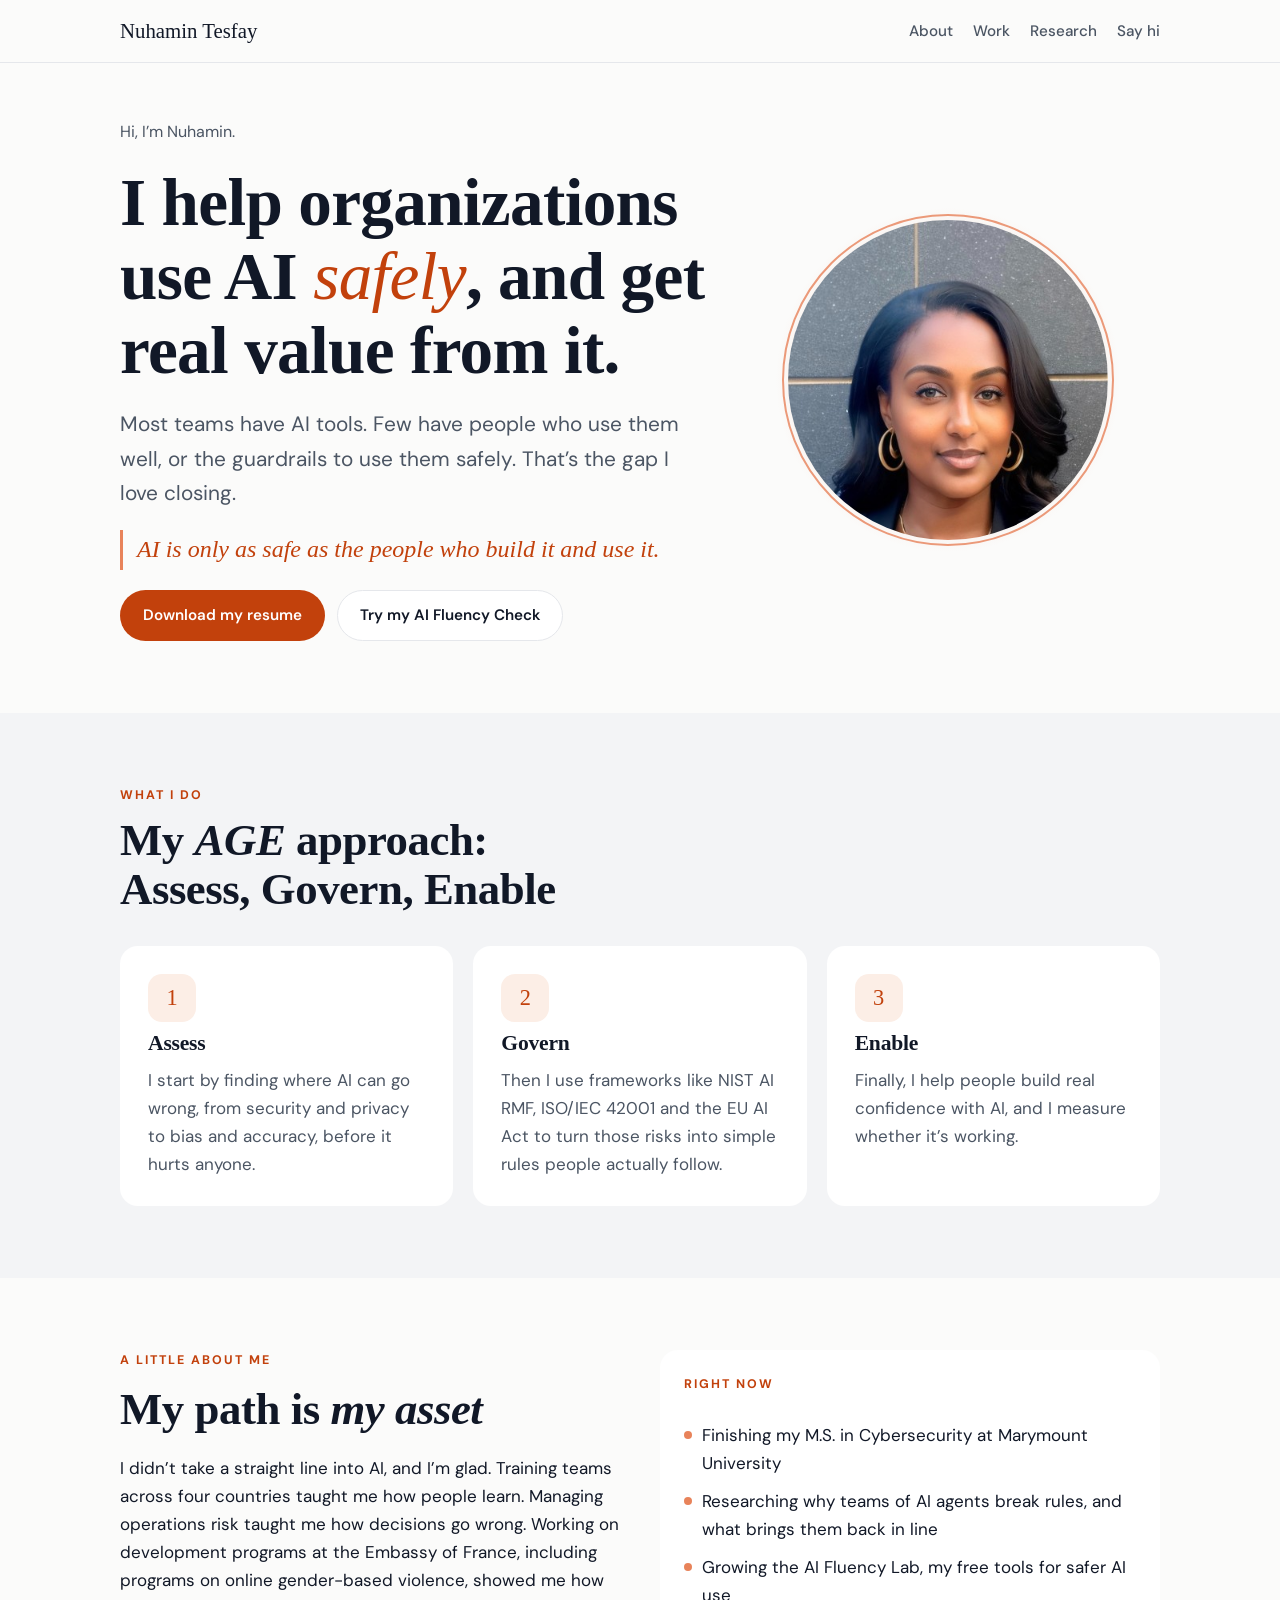
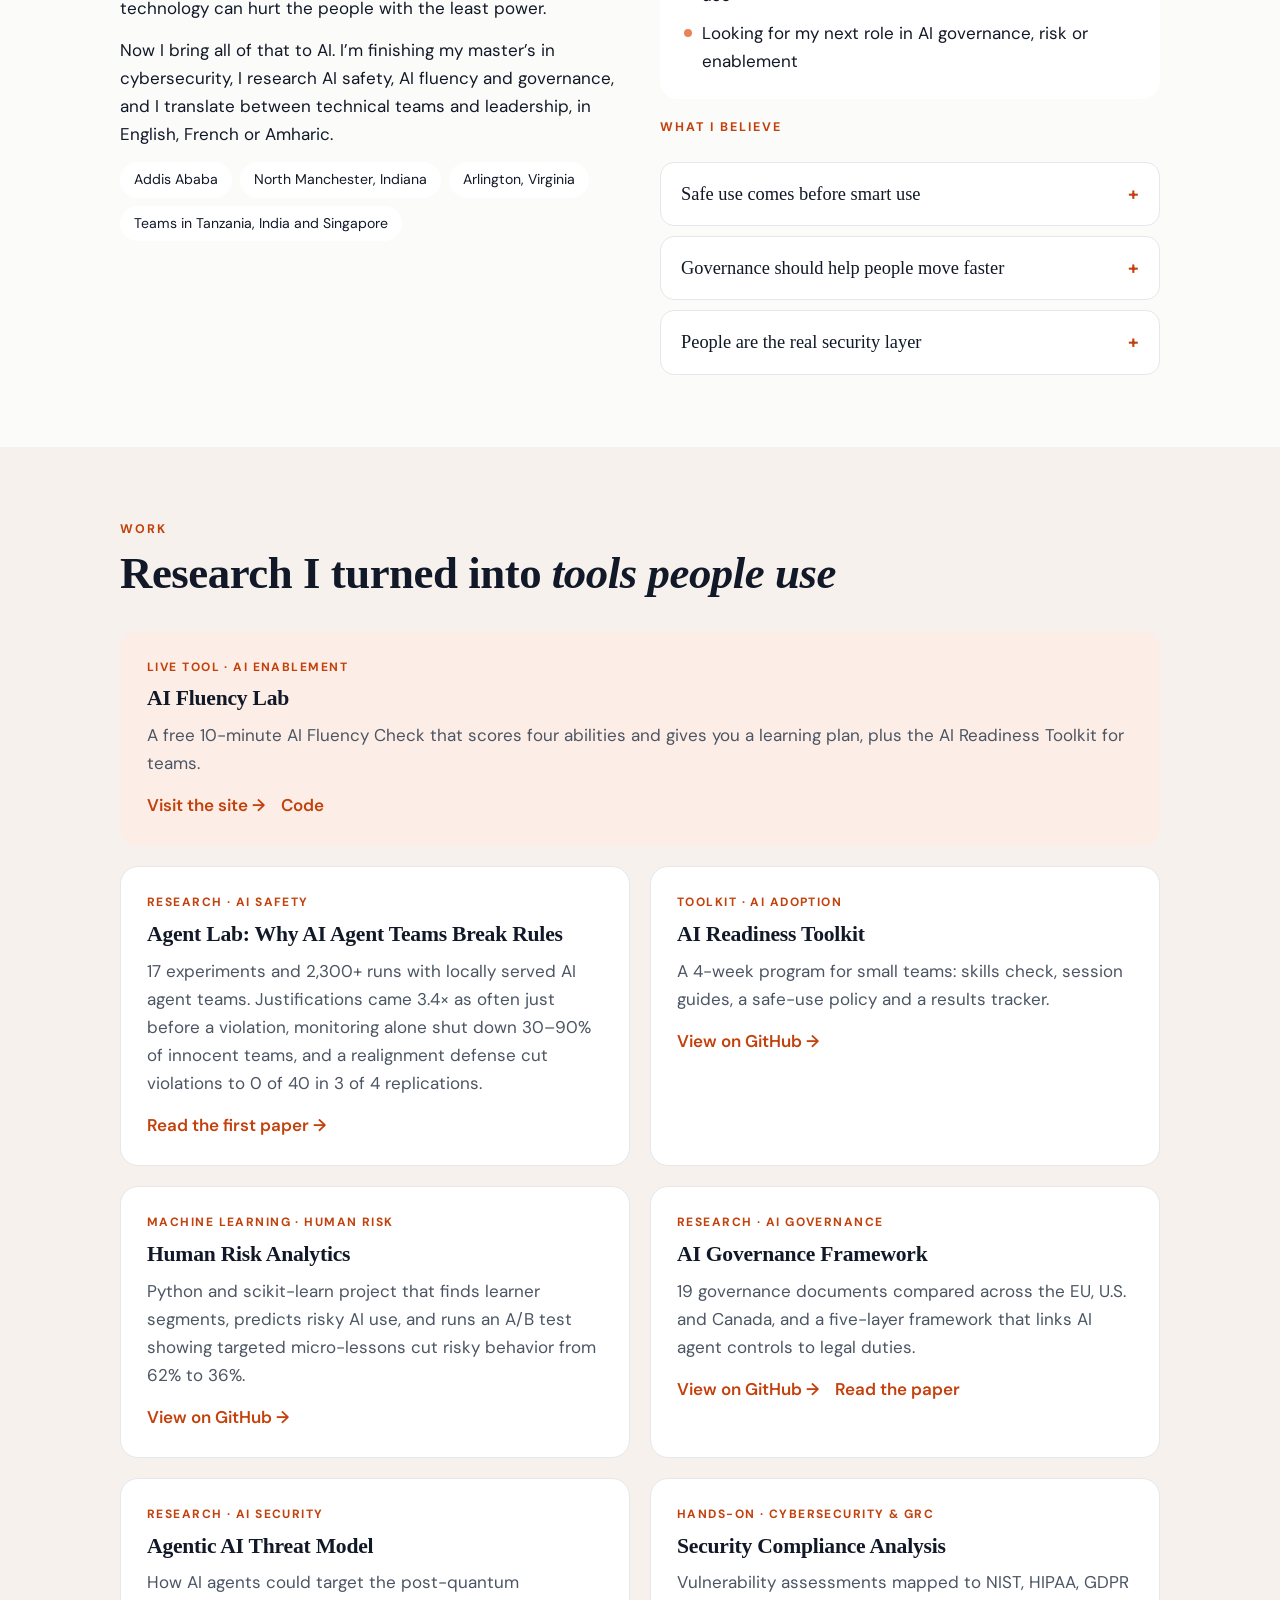
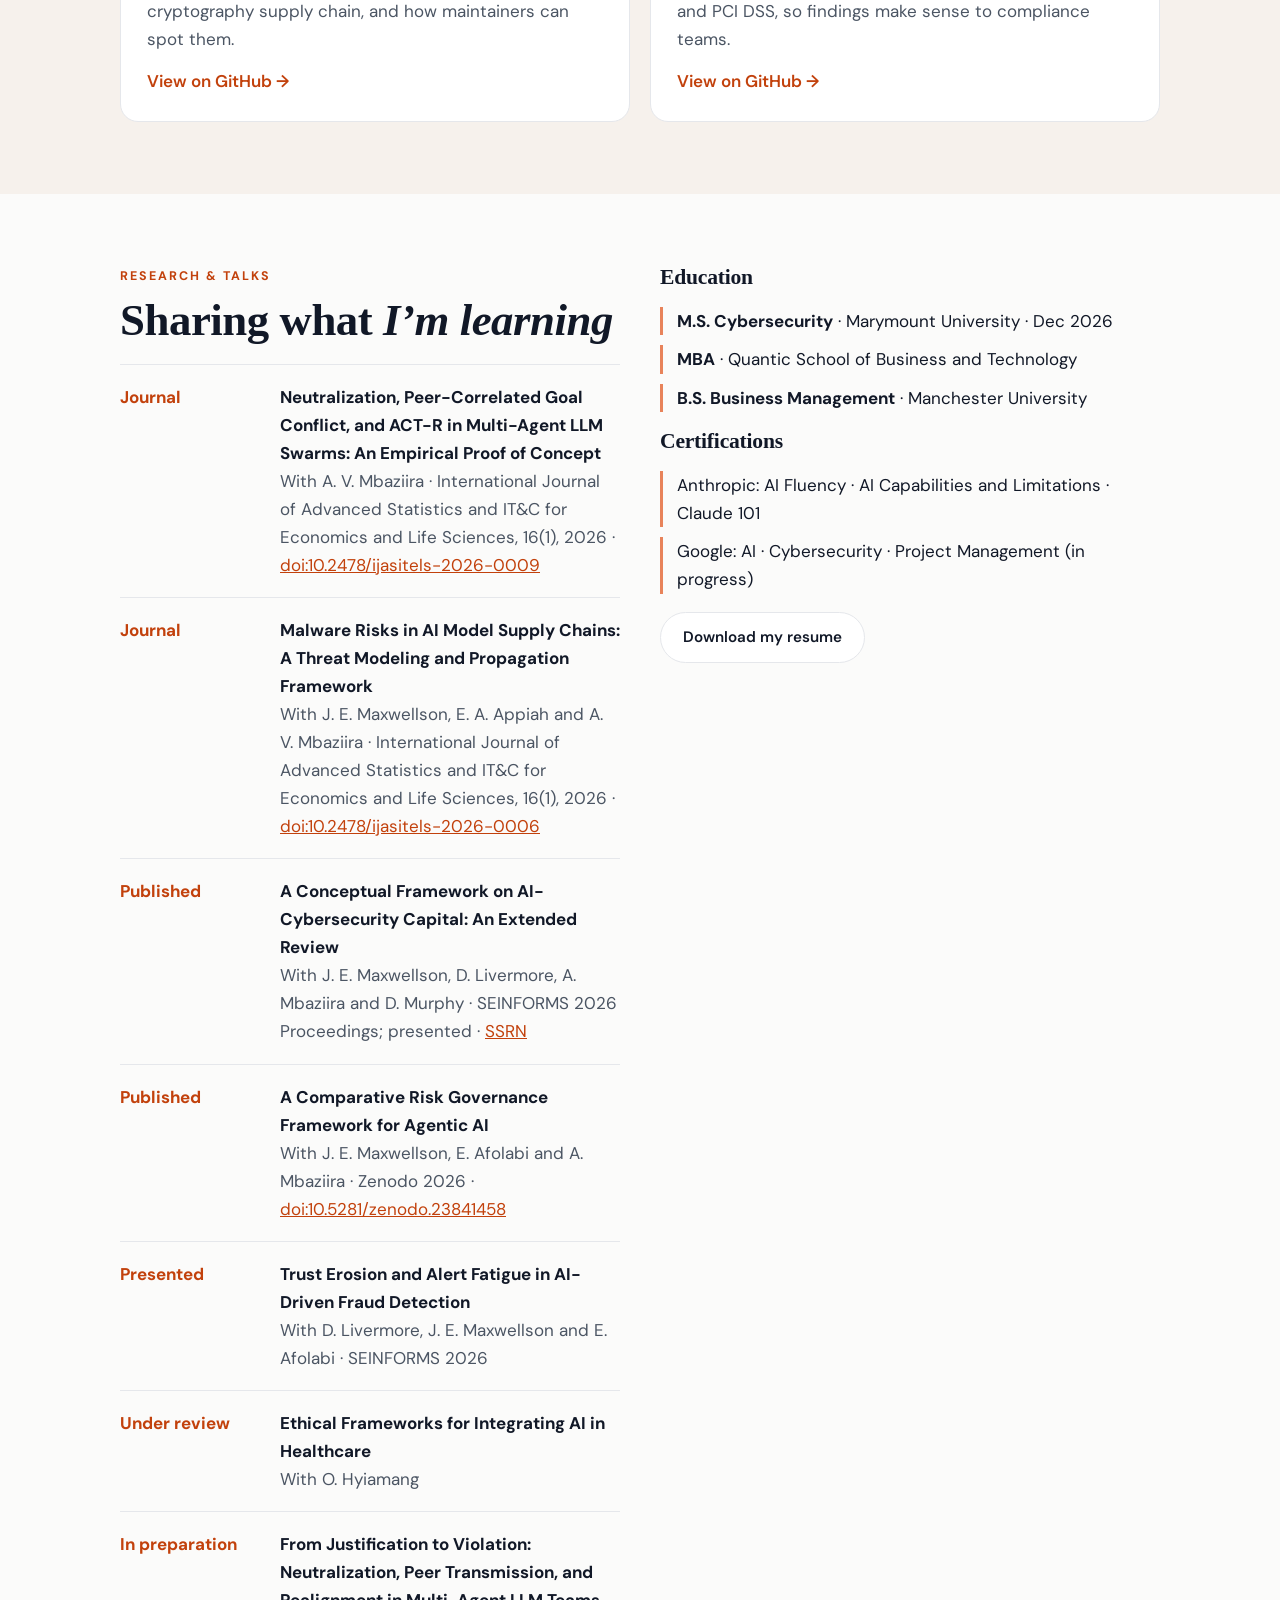
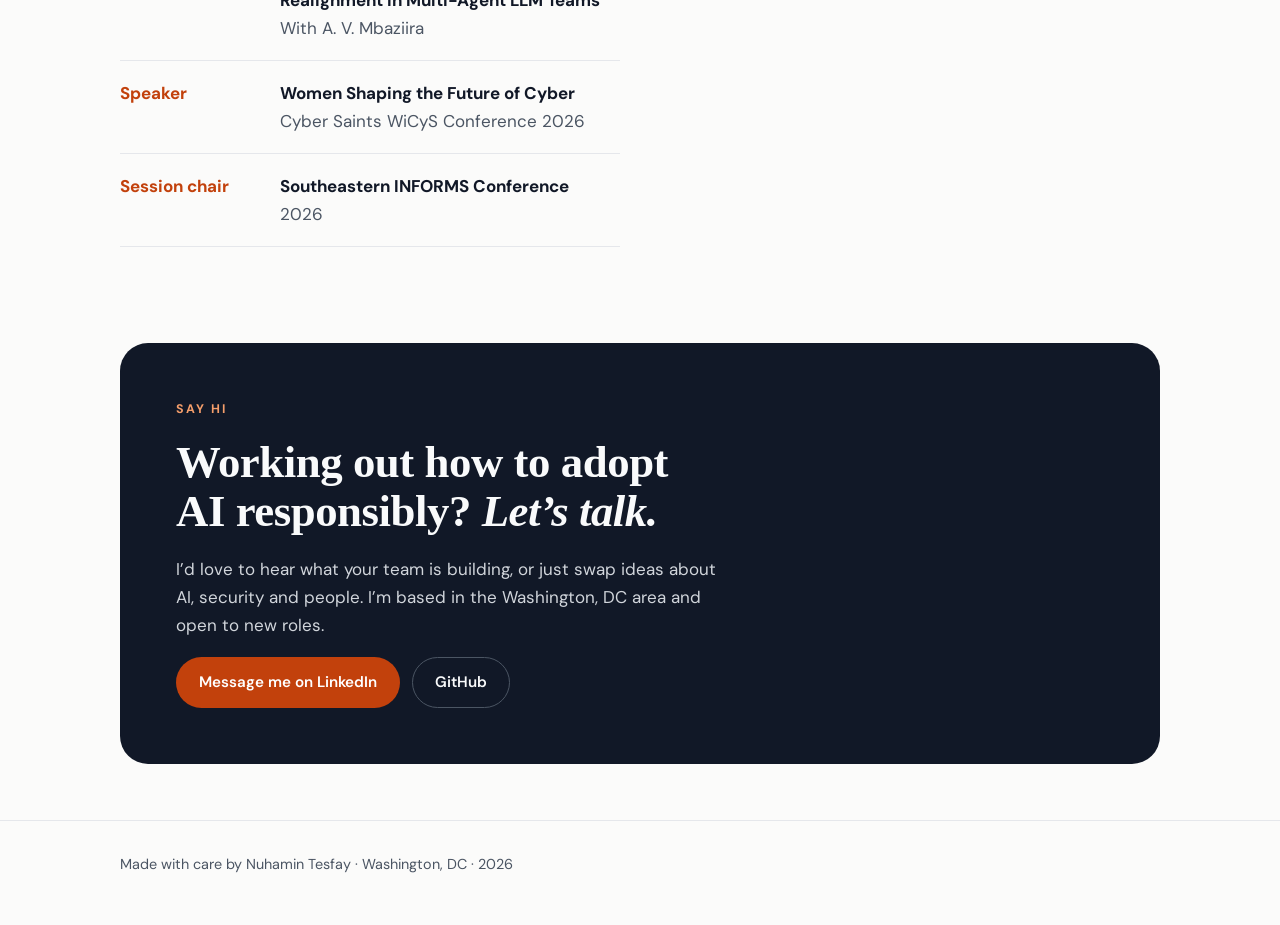
<file: index.html>
<!doctype html>
<html lang="en">
<head>
<meta charset="utf-8">
<meta name="viewport" content="width=device-width, initial-scale=1, viewport-fit=cover">
<title>Nuhamin H. Tesfay | AI Governance, Risk &amp; Enablement</title>
<meta name="description" content="Hi, I'm Nuhamin. I help organizations adopt AI safely and get real value from it: AI governance, risk, security and enablement.">
<link rel="preconnect" href="https://fonts.googleapis.com">
<link rel="preconnect" href="https://fonts.gstatic.com" crossorigin>
<link rel="stylesheet" href="https://fonts.googleapis.com/css2?family=Fraunces:ital,opsz,wght@0,9..144,400;0,9..144,500;1,9..144,400&family=DM+Sans:opsz,wght@9..40,400;9..40,500;9..40,700&display=swap">
<link rel="stylesheet" href="style.css">
<style>
.hero{padding-block:56px 72px}
.hero .wrap{display:grid;grid-template-columns:minmax(0,1.25fr) minmax(0,.75fr);gap:48px;align-items:center}
@media (max-width:820px){.hero .wrap{grid-template-columns:1fr;gap:32px}.portrait{order:-1;justify-self:center}}
.hello{display:grid;gap:20px}
.wave{font-size:1rem;color:var(--muted)}
.rotate{color:var(--accent);font-style:italic;font-family:var(--display);font-weight:400;display:inline-block;transition:opacity .35s ease}
.lead{font-size:clamp(1.1rem,2.3vw,1.3rem);color:var(--muted);max-width:42ch}
.belief{font-family:var(--display);font-style:italic;font-size:clamp(1.2rem,2.6vw,1.5rem);color:var(--gold);border-left:3px solid var(--halo);padding-left:14px}
.portrait{position:relative;width:min(320px,70vw);aspect-ratio:1}
.portrait::before{content:"";position:absolute;inset:-14px;border-radius:50%;background:radial-gradient(circle,color-mix(in srgb,var(--halo) 55%,transparent) 0%,transparent 70%);animation:glow 5s ease-in-out infinite}
.portrait::after{content:"";position:absolute;inset:-6px;border-radius:50%;border:2px solid var(--halo);opacity:.8}
@keyframes glow{0%,100%{transform:scale(1);opacity:.75}50%{transform:scale(1.05);opacity:1}}
.portrait img,.portrait .initials{position:relative;width:100%;height:100%;border-radius:50%;object-fit:cover;display:block}
.portrait .initials{display:grid;place-items:center;background:var(--sage);font-family:var(--display);font-size:4.5rem;color:var(--accent)}
.badge{position:absolute;right:-6px;bottom:18px;background:var(--surface);border:1px solid var(--line);border-radius:999px;padding:8px 14px;font-size:.85rem;font-weight:600;box-shadow:0 8px 24px rgba(21,48,47,.12)}
.badge span{color:var(--accent)}
section.block{padding-block:72px}
section.block>.wrap{display:grid;gap:32px}
.head{display:grid;gap:10px;max-width:46rem}
.tint-blush{background:var(--blush)}
.tint-sage{background:var(--sage)}
.pillars{display:grid;grid-template-columns:repeat(3,minmax(0,1fr));gap:20px}
@media (max-width:820px){.pillars{grid-template-columns:1fr}}
.pillar{background:var(--surface);border-radius:var(--radius);padding:28px;display:grid;gap:10px;align-content:start;transition:transform .25s ease,box-shadow .25s ease}
.pillar:hover{transform:translateY(-4px);box-shadow:0 14px 30px rgba(21,48,47,.1)}
.pillar .icon{width:48px;height:48px;border-radius:14px;display:grid;place-items:center;background:var(--soft);color:var(--accent);font-family:var(--display);font-size:1.4rem}
.story{display:grid;grid-template-columns:minmax(0,1fr) minmax(0,1fr);gap:40px;align-items:start}
@media (max-width:820px){.story{grid-template-columns:1fr}}
.story p{margin-bottom:14px}
.places{display:flex;flex-wrap:wrap;gap:8px}
.places span{background:var(--surface);border-radius:999px;padding:6px 14px;font-size:.88rem}
.now{background:var(--surface);border-radius:var(--radius);padding:24px;display:grid;gap:12px}
.now ul{margin:0;padding:0;list-style:none;display:grid;gap:10px}
.now li{display:flex;gap:10px}
.now li::before{content:"";flex:none;width:8px;height:8px;border-radius:50%;background:var(--halo);margin-top:.6em}
.beliefs{display:grid;gap:10px}
details{background:var(--surface);border-radius:14px;padding:16px 20px;border:1px solid var(--line)}
summary{cursor:pointer;font-family:var(--display);font-size:1.15rem;list-style:none;display:flex;justify-content:space-between;gap:12px}
summary::-webkit-details-marker{display:none}
summary::after{content:"+";color:var(--accent);font-family:var(--body);font-weight:700}
details[open] summary::after{content:"–"}
details p{margin-top:10px;color:var(--muted)}
.projects{display:grid;grid-template-columns:repeat(2,minmax(0,1fr));gap:20px}
@media (max-width:820px){.projects{grid-template-columns:1fr}}
.project{background:var(--surface);border:1px solid var(--line);border-radius:var(--radius);padding:26px;display:grid;gap:10px;align-content:start;min-width:0;transition:transform .25s ease,box-shadow .25s ease,border-color .25s ease}
.project:hover{transform:translateY(-4px);box-shadow:0 14px 30px rgba(21,48,47,.1);border-color:var(--halo)}
.project .kind{font-size:.75rem;font-weight:700;letter-spacing:.12em;text-transform:uppercase;color:var(--gold)}
.project .links{display:flex;flex-wrap:wrap;gap:16px;margin-top:4px}
.project .links a{font-weight:600;text-decoration:none}
.project .links a:hover{text-decoration:underline}
.featured{grid-column:1/-1;background:var(--soft);border-color:transparent}
.list{display:grid;border-top:1px solid var(--line)}
.item{display:grid;grid-template-columns:140px minmax(0,1fr);gap:20px;padding-block:18px;border-bottom:1px solid var(--line)}
@media (max-width:620px){.item{grid-template-columns:1fr;gap:4px}}
.item .when{color:var(--accent);font-weight:700}
.item b{display:block}
.split{display:grid;grid-template-columns:minmax(0,1fr) minmax(0,1fr);gap:40px}
@media (max-width:820px){.split{grid-template-columns:1fr}}
.ticks{display:grid;gap:10px;padding:0;margin:0;list-style:none}
.ticks li{padding-left:14px;border-left:3px solid var(--halo)}
.contact{background:var(--band);color:var(--band-ink);border-radius:28px;margin-block:24px 56px}
.contact .inner{padding:56px clamp(24px,5vw,56px);display:grid;gap:18px}
.contact .eyebrow{color:var(--band-gold)}
.contact p{color:var(--band-muted);max-width:46ch}
.contact .btn.line{background:transparent;color:var(--band-ink);border-color:#4B5563}
</style>
</head>
<body>
<nav class="top" aria-label="Main">
  <div class="wrap">
    <a class="brand" href="index.html">Nuhamin Tesfay</a>
    <div class="links"><a href="#about">About</a><a href="#work">Work</a><a href="#research">Research</a><a href="#contact">Say hi</a></div>
  </div>
</nav>

<header class="hero">
  <div class="wrap">
    <div class="hello">
      <p class="wave">Hi, I’m Nuhamin.</p>
      <h1>I help organizations use AI <span class="rotate" id="rotate">safely</span>, and get real value from it.</h1>
      <p class="lead">Most teams have AI tools. Few have people who use them well, or the guardrails to use them safely. That’s the gap I love closing.</p>
      <p class="belief">AI is only as safe as the people who build it and use it.</p>
      <div class="row"><a class="btn gold" href="files/Nuhamin_Tesfay_Resume.pdf">Download my resume</a><a class="btn line" href="https://nuhamin-bit.github.io/ai-fluency-lab/check.html">Try my AI Fluency Check</a></div>
    </div>
    <div class="portrait">
      <img src="files/headshot.jpg" alt="Portrait of Nuhamin Tesfay" onerror="this.outerHTML='<div class=&quot;initials&quot; role=&quot;img&quot; aria-label=&quot;Nuhamin Tesfay&quot;>NT</div>'">
    
    </div>
  </div>
</header>

<main>
<section class="block tint-sage" aria-labelledby="do-h">
  <div class="wrap">
    <div class="head"><p class="eyebrow">What I do</p><h2 id="do-h">My <em>AGE</em> approach: Assess, Govern, Enable</h2></div>
    <div class="pillars">
      <div class="pillar"><span class="icon">1</span><h3>Assess</h3><p class="muted">I start by finding where AI can go wrong, from security and privacy to bias and accuracy, before it hurts anyone.</p></div>
      <div class="pillar"><span class="icon">2</span><h3>Govern</h3><p class="muted">Then I use frameworks like NIST AI RMF, ISO/IEC 42001 and the EU AI Act to turn those risks into simple rules people actually follow.</p></div>
      <div class="pillar"><span class="icon">3</span><h3>Enable</h3><p class="muted">Finally, I help people build real confidence with AI, and I measure whether it’s working.</p></div>
    </div>
  </div>
</section>

<section class="block" id="about" aria-labelledby="about-h">
  <div class="wrap">
    <div class="story">
      <div>
        <p class="eyebrow">A little about me</p>
        <h2 id="about-h" style="margin:10px 0 20px">My path is <em>my asset</em></h2>
        <p>I didn’t take a straight line into AI, and I’m glad. Training teams across four countries taught me how people learn. Managing operations risk taught me how decisions go wrong. Working on development programs at the Embassy of France, including programs on online gender-based violence, showed me how technology can hurt the people with the least power.</p>
        <p>Now I bring all of that to AI. I’m finishing my master’s in cybersecurity, I research AI safety, AI fluency and governance, and I translate between technical teams and leadership, in English, French or Amharic.</p>
        <div class="places" aria-label="Places that shaped me"><span>Addis Ababa</span><span>North Manchester, Indiana</span><span>Arlington, Virginia</span><span>Teams in Tanzania, India and Singapore</span></div>
      </div>
      <div style="display:grid;gap:18px">
        <div class="now">
          <p class="eyebrow">Right now</p>
          <ul>
            <li>Finishing my M.S. in Cybersecurity at Marymount University</li>
            <li>Researching why teams of AI agents break rules, and what brings them back in line</li>
            <li>Growing the AI Fluency Lab, my free tools for safer AI use</li>
            <li>Looking for my next role in AI governance, risk or enablement</li>
          </ul>
        </div>
        <div class="beliefs">
          <p class="eyebrow">What I believe</p>
          <details><summary>Safe use comes before smart use</summary><p>People start using AI on day one. The rules have to come before the skills, so no one learns the hard way.</p></details>
          <details><summary>Governance should help people move faster</summary><p>Good guardrails are simple, proportionate and easy to follow. If they slow everyone down, they won’t be followed.</p></details>
          <details><summary>People are the real security layer</summary><p>The best AI policy fails if people don’t know how to judge AI output. That’s why I care so much about AI fluency.</p></details>
        </div>
      </div>
    </div>
  </div>
</section>

<section class="block tint-blush" id="work" aria-labelledby="work-h">
  <div class="wrap">
    <div class="head"><p class="eyebrow">Work</p><h2 id="work-h">Research I turned into <em>tools people use</em></h2></div>
    <div class="projects">
      <article class="project featured">
        <p class="kind">Live tool · AI enablement</p>
        <h3>AI Fluency Lab</h3>
        <p class="muted">A free 10-minute AI Fluency Check that scores four abilities and gives you a learning plan, plus the AI Readiness Toolkit for teams.</p>
        <div class="links"><a href="https://nuhamin-bit.github.io/ai-fluency-lab/">Visit the site →</a><a href="https://github.com/Nuhamin-bit/ai-fluency-lab">Code</a></div>
      </article>
      <article class="project">
        <p class="kind">Research · AI safety</p>
        <h3>Agent Lab: Why AI Agent Teams Break Rules</h3>
        <p class="muted">17 experiments and 2,300+ runs with locally served AI agent teams. Justifications came 3.4× as often just before a violation, monitoring alone shut down 30–90% of innocent teams, and a realignment defense cut violations to 0 of 40 in 3 of 4 replications.</p>
        <div class="links"><a href="https://doi.org/10.2478/ijasitels-2026-0009">Read the first paper →</a></div>
      </article>
      <article class="project">
        <p class="kind">Toolkit · AI adoption</p>
        <h3>AI Readiness Toolkit</h3>
        <p class="muted">A 4-week program for small teams: skills check, session guides, a safe-use policy and a results tracker.</p>
        <div class="links"><a href="https://github.com/Nuhamin-bit/ai-readiness-toolkit">View on GitHub →</a></div>
      </article>
      <article class="project">
        <p class="kind">Machine learning · Human risk</p>
        <h3>Human Risk Analytics</h3>
        <p class="muted">Python and scikit-learn project that finds learner segments, predicts risky AI use, and runs an A/B test showing targeted micro-lessons cut risky behavior from 62% to 36%.</p>
        <div class="links"><a href="https://github.com/Nuhamin-bit/human-risk-analytics">View on GitHub →</a></div>
      </article>
      <article class="project">
        <p class="kind">Research · AI governance</p>
        <h3>AI Governance Framework</h3>
        <p class="muted">19 governance documents compared across the EU, U.S. and Canada, and a five-layer framework that links AI agent controls to legal duties.</p>
        <div class="links"><a href="https://github.com/Nuhamin-bit/ai-governance-framework">View on GitHub →</a><a href="https://doi.org/10.5281/zenodo.23841458">Read the paper</a></div>
      </article>
      <article class="project">
        <p class="kind">Research · AI security</p>
        <h3>Agentic AI Threat Model</h3>
        <p class="muted">How AI agents could target the post-quantum cryptography supply chain, and how maintainers can spot them.</p>
        <div class="links"><a href="https://github.com/Nuhamin-bit/agentic-ai-threat-model">View on GitHub →</a></div>
      </article>
      <article class="project">
        <p class="kind">Hands-on · Cybersecurity &amp; GRC</p>
        <h3>Security Compliance Analysis</h3>
        <p class="muted">Vulnerability assessments mapped to NIST, HIPAA, GDPR and PCI DSS, so findings make sense to compliance teams.</p>
        <div class="links"><a href="https://github.com/Nuhamin-bit/security-compliance-analysis">View on GitHub →</a></div>
      </article>
    </div>
  </div>
</section>

<section class="block" id="research" aria-labelledby="res-h">
  <div class="wrap">
    <div class="split">
      <div style="display:grid;gap:18px;align-content:start">
        <div class="head"><p class="eyebrow">Research &amp; talks</p><h2 id="res-h">Sharing what <em>I’m learning</em></h2></div>
        <div class="list">
          <div class="item"><span class="when">Journal</span><div><b>Neutralization, Peer-Correlated Goal Conflict, and ACT-R in Multi-Agent LLM Swarms: An Empirical Proof of Concept</b><span class="muted">With A. V. Mbaziira · International Journal of Advanced Statistics and IT&amp;C for Economics and Life Sciences, 16(1), 2026 · <a href="https://doi.org/10.2478/ijasitels-2026-0009">doi:10.2478/ijasitels-2026-0009</a></span></div></div>
          <div class="item"><span class="when">Journal</span><div><b>Malware Risks in AI Model Supply Chains: A Threat Modeling and Propagation Framework</b><span class="muted">With J. E. Maxwellson, E. A. Appiah and A. V. Mbaziira · International Journal of Advanced Statistics and IT&amp;C for Economics and Life Sciences, 16(1), 2026 · <a href="https://doi.org/10.2478/ijasitels-2026-0006">doi:10.2478/ijasitels-2026-0006</a></span></div></div>
          <div class="item"><span class="when">Published</span><div><b>A Conceptual Framework on AI-Cybersecurity Capital: An Extended Review</b><span class="muted">With J. E. Maxwellson, D. Livermore, A. Mbaziira and D. Murphy · SEINFORMS 2026 Proceedings; presented · <a href="https://ssrn.com/abstract=7621838">SSRN</a></span></div></div>
          <div class="item"><span class="when">Published</span><div><b>A Comparative Risk Governance Framework for Agentic AI</b><span class="muted">With J. E. Maxwellson, E. Afolabi and A. Mbaziira · Zenodo 2026 · <a href="https://doi.org/10.5281/zenodo.23841458">doi:10.5281/zenodo.23841458</a></span></div></div>
          <div class="item"><span class="when">Presented</span><div><b>Trust Erosion and Alert Fatigue in AI-Driven Fraud Detection</b><span class="muted">With D. Livermore, J. E. Maxwellson and E. Afolabi · SEINFORMS 2026</span></div></div>
          <div class="item"><span class="when">Under review</span><div><b>Ethical Frameworks for Integrating AI in Healthcare</b><span class="muted">With O. Hyiamang</span></div></div>
          <div class="item"><span class="when">In preparation</span><div><b>From Justification to Violation: Neutralization, Peer Transmission, and Realignment in Multi-Agent LLM Teams</b><span class="muted">With A. V. Mbaziira</span></div></div>
          <div class="item"><span class="when">Speaker</span><div><b>Women Shaping the Future of Cyber</b><span class="muted">Cyber Saints WiCyS Conference 2026</span></div></div>
          <div class="item"><span class="when">Session chair</span><div><b>Southeastern INFORMS Conference</b><span class="muted">2026</span></div></div>
        </div>
      </div>
      <div style="display:grid;gap:18px;align-content:start">
        <h3>Education</h3>
        <ul class="ticks">
          <li><b>M.S. Cybersecurity</b> · Marymount University · Dec 2026</li>
          <li><b>MBA</b> · Quantic School of Business and Technology</li>
          <li><b>B.S. Business Management</b> · Manchester University</li>
        </ul>
        <h3>Certifications</h3>
        <ul class="ticks">
          <li>Anthropic: AI Fluency · AI Capabilities and Limitations · Claude 101</li>
          <li>Google: AI · Cybersecurity · Project Management (in progress)</li>
        </ul>
        <div class="row"><a class="btn line" href="files/Nuhamin_Tesfay_Resume.pdf">Download my resume</a></div>
      </div>
    </div>
  </div>
</section>
</main>

<div class="wrap">
  <section class="contact" id="contact" aria-labelledby="contact-h">
    <div class="inner">
      <p class="eyebrow">Say hi</p>
      <h2 id="contact-h">Working out how to adopt AI responsibly? <em>Let’s talk.</em></h2>
      <p>I’d love to hear what your team is building, or just swap ideas about AI, security and people. I’m based in the Washington, DC area and open to new roles.</p>
      <div class="row"><a class="btn gold" href="https://www.linkedin.com/in/nuhamintesfay" target="_blank" rel="noopener">Message me on LinkedIn</a><a class="btn line" href="https://github.com/Nuhamin-bit" target="_blank" rel="noopener">GitHub</a></div>
    </div>
  </section>
</div>

<footer class="site"><div class="wrap">Made with care by Nuhamin Tesfay · Washington, DC · 2026</div></footer>

<script>
(function(){
  var words=["safely","ethically","confidently","wisely"],i=0,el=document.getElementById("rotate");
  if(!el||matchMedia("(prefers-reduced-motion: reduce)").matches)return;
  setInterval(function(){
    el.style.opacity=0;
    setTimeout(function(){i=(i+1)%words.length;el.textContent=words[i];el.style.opacity=1},350);
  },2600);
})();
</script>
</body>
</html>
</file>
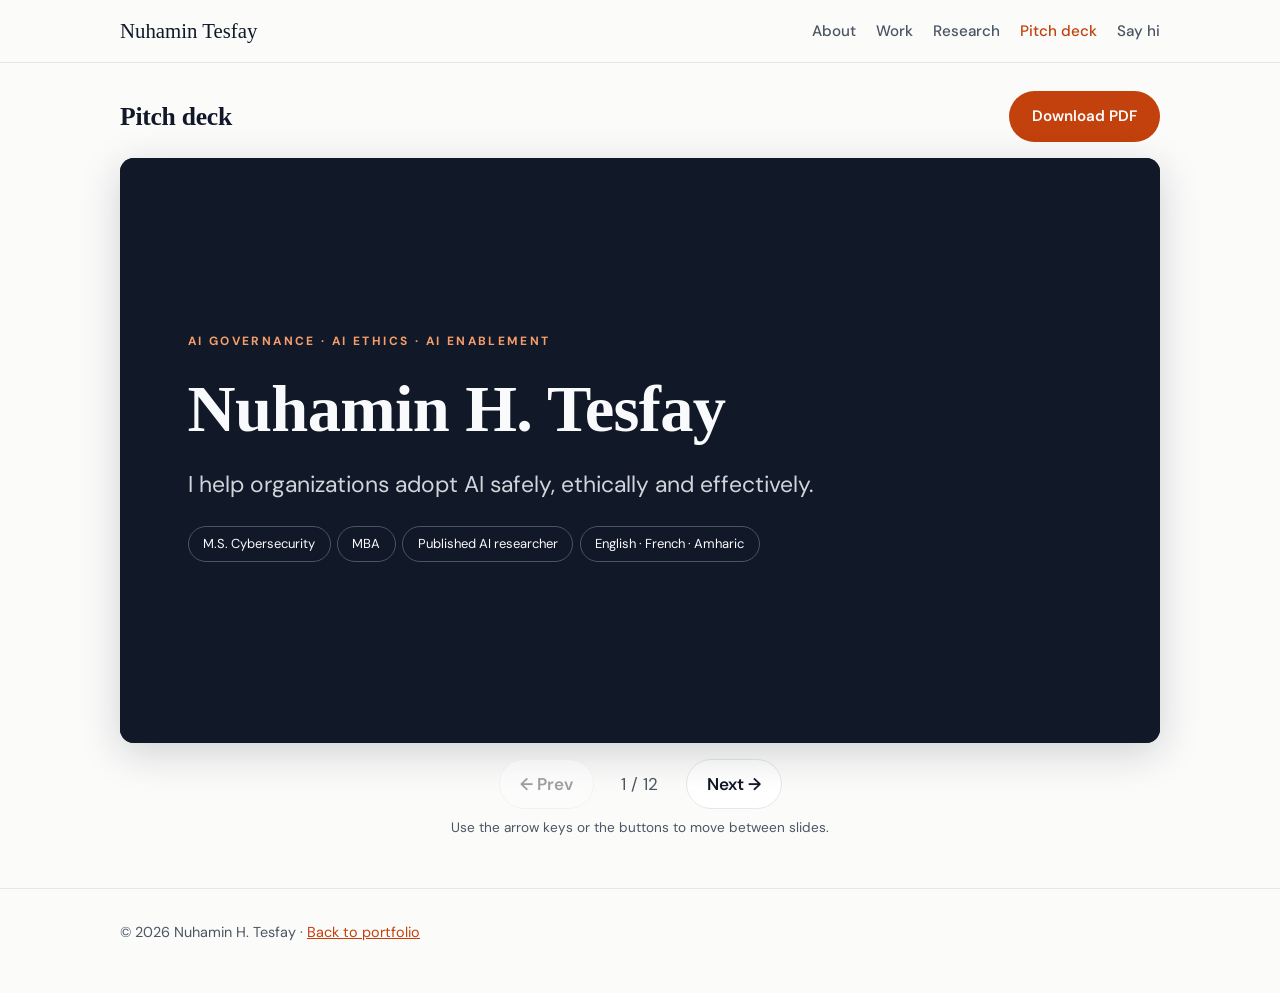
<file: pitch.html>
<!doctype html>
<html lang="en">
<head>
<meta charset="utf-8">
<meta name="viewport" content="width=device-width, initial-scale=1, viewport-fit=cover">
<title>Pitch Deck | Nuhamin H. Tesfay</title>
<meta name="description" content="A 13-slide pitch deck: how Nuhamin H. Tesfay helps organizations adopt AI safely, ethically and effectively.">
<link rel="preconnect" href="https://fonts.googleapis.com">
<link rel="preconnect" href="https://fonts.gstatic.com" crossorigin>
<link rel="stylesheet" href="https://fonts.googleapis.com/css2?family=Fraunces:ital,opsz,wght@0,9..144,400;0,9..144,500;1,9..144,400&family=DM+Sans:opsz,wght@9..40,400;9..40,500;9..40,700&display=swap">
<link rel="stylesheet" href="style.css">
<style>
main.deck{padding-block:28px 48px}
.bar{display:flex;justify-content:space-between;align-items:center;gap:12px;flex-wrap:wrap;margin-bottom:16px}
.stage{container-type:inline-size;position:relative;width:100%;aspect-ratio:16/9;border-radius:14px;overflow:hidden;box-shadow:0 10px 40px rgba(17,24,39,.18);background:#111827}
.slide{position:absolute;inset:0;padding:6cqw 6.5cqw;display:none;flex-direction:column;gap:2.4cqw;font-family:var(--body);color:#111827;background:#FBFBFA}
.slide.on{display:flex}
.slide.dark{background:#111827;color:#F9FAFB}
.slide.teal{background:#C2410C;color:#FFFFFF}
.slide .ey{font-size:1.15cqw;font-weight:700;letter-spacing:.2em;text-transform:uppercase;color:#C2410C}
.slide.dark .ey{color:#F59E6B}
.slide.teal .ey{color:#FDE3D3}
.slide h2{font-family:var(--display);font-weight:700;font-size:3.9cqw;line-height:1.08}
.slide h1{font-family:var(--display);font-weight:700;font-size:6.4cqw;line-height:1.02}
.slide p,.slide li,.slide td,.slide th{font-size:1.55cqw;line-height:1.45}
.slide .sub{color:#4B5563}
.slide.dark .sub{color:#D1D5DB}
.slide.teal .sub{color:#FFF1E8}
.cols{display:grid;gap:2cqw;grid-template-columns:repeat(var(--n,3),minmax(0,1fr))}
.card{background:#fff;border:1px solid #E5E7EB;border-radius:1.2cqw;padding:2.2cqw;display:flex;flex-direction:column;gap:1cqw}
.dark .card,.teal .card{background:transparent;border:0;border-top:.25cqw solid #F59E6B;border-radius:0;padding:1.4cqw 0 0}
.card h3{font-family:var(--body);font-weight:700;font-size:2cqw}
.big{font-family:var(--display);font-size:5cqw;line-height:1;color:#C2410C}
.pill{display:inline-block;border:1px solid #4B5563;border-radius:99px;padding:.6cqw 1.4cqw;font-size:1.25cqw;margin:0 .6cqw .6cqw 0}
.gold{color:#F59E6B}
.quote{font-family:var(--display);font-style:italic;font-weight:700;font-size:2.6cqw;line-height:1.25;color:#F59E6B}
.tl{display:grid;grid-template-columns:repeat(7,minmax(0,1fr));gap:1.2cqw}
.tl div{border-top:.45cqw solid #E8835A;padding-top:1.2cqw;display:flex;flex-direction:column;gap:.6cqw}
.tl b{font-size:1.5cqw;color:#C2410C}
.tl strong{font-size:1.7cqw;line-height:1.25}
.tl span{font-size:1.45cqw;color:#4B5563;line-height:1.4}
table.cmp{border-collapse:collapse;width:100%}
table.cmp th{background:#111827;color:#fff;text-align:left;padding:1cqw 1.2cqw}
table.cmp td{padding:.9cqw 1.2cqw;border-bottom:1px solid #E5E7EB}
table.cmp td:first-child{color:#4B5563;width:34%}
table.cmp td:last-child{font-weight:600}
.num{position:absolute;right:3cqw;bottom:2.4cqw;font-size:1.1cqw;opacity:.6}
.controls{display:flex;justify-content:center;align-items:center;gap:16px;margin-top:16px}
.controls button{font:inherit;font-weight:600;border:1.5px solid var(--line);background:var(--surface);color:var(--ink);border-radius:999px;padding:10px 20px;cursor:pointer}
.controls button:disabled{opacity:.4;cursor:default}
.count{font-variant-numeric:tabular-nums;color:var(--muted);min-width:5ch;text-align:center}
.hint{text-align:center;font-size:.85rem;color:var(--muted);margin-top:8px}
@media (max-width:700px){
  .stage{aspect-ratio:auto;container-type:normal;background:none;box-shadow:none;overflow:visible;border-radius:0;display:grid;gap:16px}
  .slide{position:relative;display:flex !important;inset:auto;padding:24px 20px;border-radius:14px;gap:14px}
  .slide h1{font-size:2.1rem !important}
  .slide h2{font-size:1.55rem !important}
  .slide p,.slide li,.slide td,.slide th,.slide .sub{font-size:.95rem !important}
  .slide .ey{font-size:.7rem !important}
  .big{font-size:2rem !important}
  .pill{font-size:.78rem;padding:4px 10px}
  .quote{font-size:1.25rem}
  .cols{grid-template-columns:1fr !important;gap:14px}
  .card{padding:16px;border-radius:10px}
  .card h3{font-size:1.05rem}
  .tl{grid-template-columns:1fr 1fr;gap:14px}
  .tl b,.tl strong,.tl span{font-size:.85rem}
  table.cmp th,table.cmp td{padding:8px}
  .slide div[style*="flex:1"]{display:none}
  .controls,.hint{display:none}
}
</style>
</head>
<body>
<nav class="top" aria-label="Main">
  <div class="wrap">
    <a class="brand" href="index.html">Nuhamin Tesfay</a>
    <div class="links"><a href="index.html#about">About</a><a href="index.html#work">Work</a><a href="index.html#research">Research</a><a href="pitch.html" aria-current="page">Pitch deck</a><a href="index.html#contact">Say hi</a></div>
  </div>
</nav>
<main class="deck wrap">
  <div class="bar"><h2 style="font-size:1.6rem">Pitch deck</h2><a class="btn solid" href="files/Nuhamin_Tesfay_Pitch_Deck.pdf">Download PDF</a></div>

  <div class="stage" id="stage" role="region" aria-roledescription="slide deck" aria-label="Pitch deck" tabindex="0">

    <section class="slide dark" aria-label="Slide 1">
      <div style="flex:1"></div>
      <p class="ey">AI Governance · AI Ethics · AI Enablement</p>
      <h1>Nuhamin H. Tesfay</h1>
      <p class="sub" style="font-size:2.2cqw">I help organizations adopt AI safely, ethically and effectively.</p>
      <div><span class="pill">M.S. Cybersecurity</span><span class="pill">MBA</span><span class="pill">Published AI researcher</span><span class="pill">English · French · Amharic</span></div>
      <div style="flex:1"></div>
    </section>

    <section class="slide dark" aria-label="Slide 2">
      <p class="ey">The problem I solve</p>
      <h2>AI has become both a shield and a target</h2>
      <div class="cols">
        <div class="card"><h3>A shield</h3><p class="sub">Organizations use AI to work faster and defend themselves, from drafting to detecting fraud.</p></div>
        <div class="card"><h3>A target</h3><p class="sub">Attackers misuse AI, and AI tools can leak data, make errors, or treat people unfairly.</p></div>
        <div class="card"><h3>The gap</h3><p class="sub">Most organizations adopt AI faster than they can govern it or train people to use it well.</p></div>
      </div>
      <p class="quote">AI is only as safe as the people who build it and use it.</p>
    </section>

    <section class="slide" aria-label="Slide 3">
      <p class="ey">What I do</p>
      <h2>My AGE approach: Assess, Govern, Enable</h2>
      <div class="cols">
        <div class="card"><span class="big">01</span><h3>Assess</h3><p class="sub">Find AI risks and ethical impacts before they cause harm: security, privacy, bias, accuracy.</p></div>
        <div class="card"><span class="big">02</span><h3>Govern</h3><p class="sub">Use NIST AI RMF, ISO/IEC 42001 and the EU AI Act to turn those risks into practical policies and controls.</p></div>
        <div class="card"><span class="big">03</span><h3>Enable</h3><p class="sub">Train teams to use AI confidently and responsibly, and measure the results.</p></div>
      </div>
    </section>

    <section class="slide" aria-label="Slide 4">
      <p class="ey">At a glance</p>
      <h2>Experience that travels</h2>
      <div class="cols" style="row-gap:2.4cqw">
        <div><span class="big">6</span><p>years in risk, programs and training</p></div>
        <div><span class="big">4</span><p>regions: U.S., Ethiopia, East Africa and Asia</p></div>
        <div><span class="big">19</span><p>AI governance documents compared in my research</p></div>
        <div><span class="big">2</span><p>master’s degrees: Cybersecurity and MBA</p></div>
        <div><span class="big">3</span><p>languages: English, French and Amharic</p></div>
        <div><span class="big">2026</span><p>published, presented and session chair at SEINFORMS</p></div>
      </div>
    </section>

    <section class="slide" aria-label="Slide 5">
      <p class="ey">My path is my asset</p>
      <h2>Every role built a piece of what I do now</h2>
      <div class="tl">
        <div><b>2017–2020</b><strong>Manchester University</strong><span>B.S. Business; recruiting, library and student leadership</span></div>
        <div><b>2019</b><strong>Ethiopian Airlines</strong><span>Performance systems and onboarding training</span></div>
        <div><b>2020–2021</b><strong>Hentig International</strong><span>Assistant to the General Manager</span></div>
        <div><b>2021–2022</b><strong>Wilmar International</strong><span>Training programs across four countries</span></div>
        <div><b>2022–2024</b><strong>Hentig International</strong><span>Operations risk: risk register, controls, due diligence</span></div>
        <div><b>2024–2025</b><strong>Embassy of France</strong><span>Development programs and policy reporting</span></div>
        <div style="border-color:#111827"><b>2025–now</b><strong>Marymount University</strong><span>M.S. Cybersecurity; AI governance and fluency research</span></div>
      </div>
    </section>

    <section class="slide" aria-label="Slide 6">
      <p class="ey">My research</p>
      <h2>Two questions: is AI governed, and are people ready?</h2>
      <div class="cols" style="--n:2">
        <div class="card"><p class="ey">AI governance</p><h3>Do today’s rules cover AI agents?</h3><p class="sub">I compared 19 documents across the EU, U.S. and Canada. None combines agent-specific coverage, multi-agent coverage, logging and legal force, so I proposed five layers that link controls to legal duties. Published, Zenodo 2026.</p></div>
        <div class="card"><p class="ey">AI fluency</p><h3>The Cybersecurity &amp; AI Capital Model</h3><p class="sub">Measures Description, Delegation, Discernment and Diligence, plus cybersecurity literacy and workforce readiness. Published, SEINFORMS 2026.</p></div>
      </div>
    </section>

    <section class="slide" aria-label="Slide 7">
      <p class="ey">What I’ve built</p>
      <h2>Research turned into tools people can use</h2>
      <div class="cols" style="--n:2">
        <div class="card"><h3>AI Fluency Check</h3><p class="sub">A free online self-assessment that scores four AI fluency abilities and gives a learning plan.</p></div>
        <div class="card"><h3>AI Readiness Toolkit</h3><p class="sub">A 4-week program: skills check, weekly training, safe-use rules and a results tracker.</p></div>
        <div class="card"><h3>Human Risk Analytics</h3><p class="sub">Machine learning that finds learner segments, predicts risky AI use, and shows targeted micro-lessons cut it from 62% to 36%.</p></div>
        <div class="card"><h3>Security Compliance Analysis</h3><p class="sub">Vulnerability assessments mapped to NIST, HIPAA, GDPR and PCI DSS.</p></div>
      </div>
    </section>

    <section class="slide teal" aria-label="Slide 8">
      <div style="flex:1"></div>
      <p class="ey">Why I care about AI ethics</p>
      <h2 style="font-size:3.4cqw">“At the Embassy of France, I managed programs on cyber-facilitated gender-based violence. I saw how technology can harm vulnerable people.”</h2>
      <p class="sub" style="max-width:80%">That is why I bring a people-first lens to AI: checking for bias, protecting privacy, keeping humans in control of important decisions, and being transparent with the people AI affects.</p>
      <div style="flex:1"></div>
    </section>

    <section class="slide" aria-label="Slide 9">
      <p class="ey">How I’d help</p>
      <h2>My first 90 days</h2>
      <div class="cols">
        <div class="card"><span class="big" style="font-size:3.4cqw">Days 1–30</span><h3>Listen and map</h3><p class="sub">Meet stakeholders, map where AI is used, and give leadership a clear picture of AI readiness.</p></div>
        <div class="card"><span class="big" style="font-size:3.4cqw">Days 31–60</span><h3>Quick wins</h3><p class="sub">Practical AI use guidelines, an inventory of AI tools and risks, and a first training session.</p></div>
        <div class="card"><span class="big" style="font-size:3.4cqw">Days 61–90</span><h3>Build to last</h3><p class="sub">A repeatable review process, metrics for adoption and risk, and a 6–12 month roadmap.</p></div>
      </div>
    </section>

    <section class="slide" aria-label="Slide 10">
      <p class="ey">Why me</p>
      <h2>A rare combination in one person</h2>
      <table class="cmp">
        <tr><th>Most candidates</th><th>What I bring</th></tr>
        <tr><td>Write AI policy or teach AI tools</td><td>Do both, so policies actually get followed</td></tr>
        <tr><td>Know AI regulation in theory</td><td>Six years of real risk work: registers, controls, reporting to leaders</td></tr>
        <tr><td>Speak to engineers or to leaders</td><td>Translate between technical teams and leadership, in three languages</td></tr>
        <tr><td>Talk about AI risk</td><td>Published research and working tools that measure AI fluency</td></tr>
        <tr><td>Treat security separately</td><td>A cybersecurity degree that sees how AI is attacked and misused</td></tr>
      </table>
    </section>

    <section class="slide dark" aria-label="Slide 11">
      <p class="ey">Proof, not promises</p>
      <h2>Published, presented and building</h2>
      <div class="cols" style="--n:2">
        <div class="card"><h3>Research</h3><p class="sub">Two papers published (SEINFORMS 2026 Proceedings; Zenodo 2026), a third presented, and session chair.</p></div>
        <div class="card"><h3>Speaking</h3><p class="sub">“Women Shaping the Future of Cyber,” Cyber Saints WiCyS Conference, 2026.</p></div>
        <div class="card"><h3>Tools</h3><p class="sub">AI Fluency Check, AI Readiness Toolkit and Human Risk Analytics, all public.</p></div>
        <div class="card"><h3>Credentials</h3><p class="sub">Anthropic AI Fluency, Google AI and Cybersecurity certificates.</p></div>
      </div>
    </section>

    <section class="slide dark" aria-label="Slide 12">
      <div style="flex:1"></div>
      <p class="ey">Let’s talk</p>
      <h1 style="font-size:5cqw">Let’s help your organization adopt AI with confidence.</h1>
      <p class="sub" style="font-size:1.8cqw">linkedin.com/in/nuhamintesfay · github.com/Nuhamin-bit · Washington, DC</p>
      <div style="flex:1"></div>
    </section>

  </div>

  <div class="controls">
    <button type="button" id="prev" aria-label="Previous slide">← Prev</button>
    <span class="count" id="count" aria-live="polite">1 / 12</span>
    <button type="button" id="next" aria-label="Next slide">Next →</button>
  </div>
  <p class="hint">Use the arrow keys or the buttons to move between slides.</p>
</main>
<footer class="site"><div class="wrap">© 2026 Nuhamin H. Tesfay · <a href="index.html">Back to portfolio</a></div></footer>

<script>
(function(){
  var slides=[].slice.call(document.querySelectorAll(".slide"));
  var i=0, stage=document.getElementById("stage"), count=document.getElementById("count");
  var prev=document.getElementById("prev"), next=document.getElementById("next");
  function fromHash(){var m=/^#slide-(\d+)$/.exec(location.hash);return m?Math.min(Math.max(+m[1]-1,0),slides.length-1):0}
  function show(n,push){
    i=Math.min(Math.max(n,0),slides.length-1);
    slides.forEach(function(s,k){s.classList.toggle("on",k===i);s.setAttribute("aria-hidden",k===i?"false":"true")});
    count.textContent=(i+1)+" / "+slides.length;
    prev.disabled=i===0; next.disabled=i===slides.length-1;
    if(push){try{history.replaceState(null,"","#slide-"+(i+1))}catch(e){}}
  }
  prev.onclick=function(){show(i-1,true)};
  next.onclick=function(){show(i+1,true)};
  document.addEventListener("keydown",function(e){
    if(e.key==="ArrowRight"||e.key==="PageDown"){show(i+1,true)}
    else if(e.key==="ArrowLeft"||e.key==="PageUp"){show(i-1,true)}
  });
  var x0=null;
  stage.addEventListener("touchstart",function(e){x0=e.touches[0].clientX},{passive:true});
  stage.addEventListener("touchend",function(e){if(x0===null)return;var dx=e.changedTouches[0].clientX-x0;if(Math.abs(dx)>40)show(i+(dx<0?1:-1),true);x0=null});
  window.addEventListener("hashchange",function(){show(fromHash(),false)});
  show(fromHash(),false);
})();
</script>
</body>
</html>
</file>
<file: style.css>
:root{
  --bg:#FBFBFA; --surface:#FFFFFF; --ink:#111827; --muted:#4B5563; --line:#E5E7EB;
  --accent:#C2410C; --accent-ink:#FFFFFF; --gold:#C2410C; --halo:#E8835A;
  --blush:#F6F1EC; --sage:#F3F4F6; --soft:#FCEEE6;
  --band:#111827; --band-ink:#F9FAFB; --band-muted:#D1D5DB; --band-gold:#F59E6B;
  --display:"Times New Roman",Times,serif;
  --body:"DM Sans","Segoe UI",system-ui,sans-serif;
  --radius:18px;
}
@media (prefers-color-scheme: dark){:root{
  --bg:#111827; --surface:#1F2937; --ink:#F9FAFB; --muted:#9CA3AF; --line:#374151;
  --accent:#FB923C; --accent-ink:#111827; --gold:#FB923C; --halo:#FB923C;
  --blush:#1A2230; --sage:#1A2230; --soft:#2A1F1A;
  --band:#0B0F19; --band-ink:#F9FAFB; --band-muted:#9CA3AF; --band-gold:#FB923C; color-scheme:dark}}
*{box-sizing:border-box}
html{scroll-behavior:smooth}
@media (prefers-reduced-motion:reduce){html{scroll-behavior:auto}*{transition:none!important;animation:none!important}}
body{margin:0;background:var(--bg);color:var(--ink);font-family:var(--body);font-size:17px;line-height:1.65}
.wrap{max-width:1080px;margin:0 auto;padding-left:max(20px,env(safe-area-inset-left,0px));padding-right:max(20px,env(safe-area-inset-right,0px))}
h1,h2,h3{font-family:var(--display);font-weight:700;line-height:1.1;margin:0;text-wrap:balance;letter-spacing:-.01em}
h1{font-size:clamp(2.5rem,6.5vw,4.2rem)}
h2{font-size:clamp(1.9rem,4.4vw,2.8rem)}
h3{font-size:1.35rem}
p{margin:0}
a{color:var(--accent)}
em{font-family:var(--display);font-style:italic;font-weight:700}
.eyebrow{font-size:.78rem;font-weight:700;letter-spacing:.16em;text-transform:uppercase;color:var(--accent)}
.muted{color:var(--muted)}
.btn{display:inline-flex;align-items:center;gap:8px;font:inherit;font-weight:600;font-size:.95rem;border-radius:999px;padding:12px 22px;text-decoration:none;border:1.5px solid transparent;transition:transform .2s ease,box-shadow .2s ease;cursor:pointer}
.btn:hover{transform:translateY(-2px);box-shadow:0 8px 20px rgba(21,48,47,.15)}
.btn.gold{background:var(--accent);color:var(--accent-ink)}
.btn.solid{background:var(--accent);color:var(--accent-ink)}
.btn.line{border-color:var(--line);color:var(--ink);background:var(--surface)}
.btn:focus-visible,a:focus-visible,button:focus-visible,summary:focus-visible{outline:2px solid var(--halo);outline-offset:3px}
.row{display:flex;flex-wrap:wrap;gap:12px}
nav.top{position:sticky;top:0;z-index:10;background:color-mix(in srgb,var(--bg) 88%,transparent);backdrop-filter:blur(10px);border-bottom:1px solid var(--line)}
nav.top .wrap{display:flex;justify-content:space-between;align-items:center;gap:12px;padding-block:14px;flex-wrap:wrap}
nav.top .brand{font-family:var(--display);font-size:1.3rem;color:var(--ink);text-decoration:none}
nav.top .links{display:flex;gap:20px;flex-wrap:wrap}
nav.top .links a{color:var(--muted);text-decoration:none;font-size:.95rem;font-weight:500}
nav.top .links a:hover,nav.top .links a[aria-current]{color:var(--accent)}
footer.site{border-top:1px solid var(--line);padding-block:32px 48px;color:var(--muted);font-size:.9rem}
</file>
